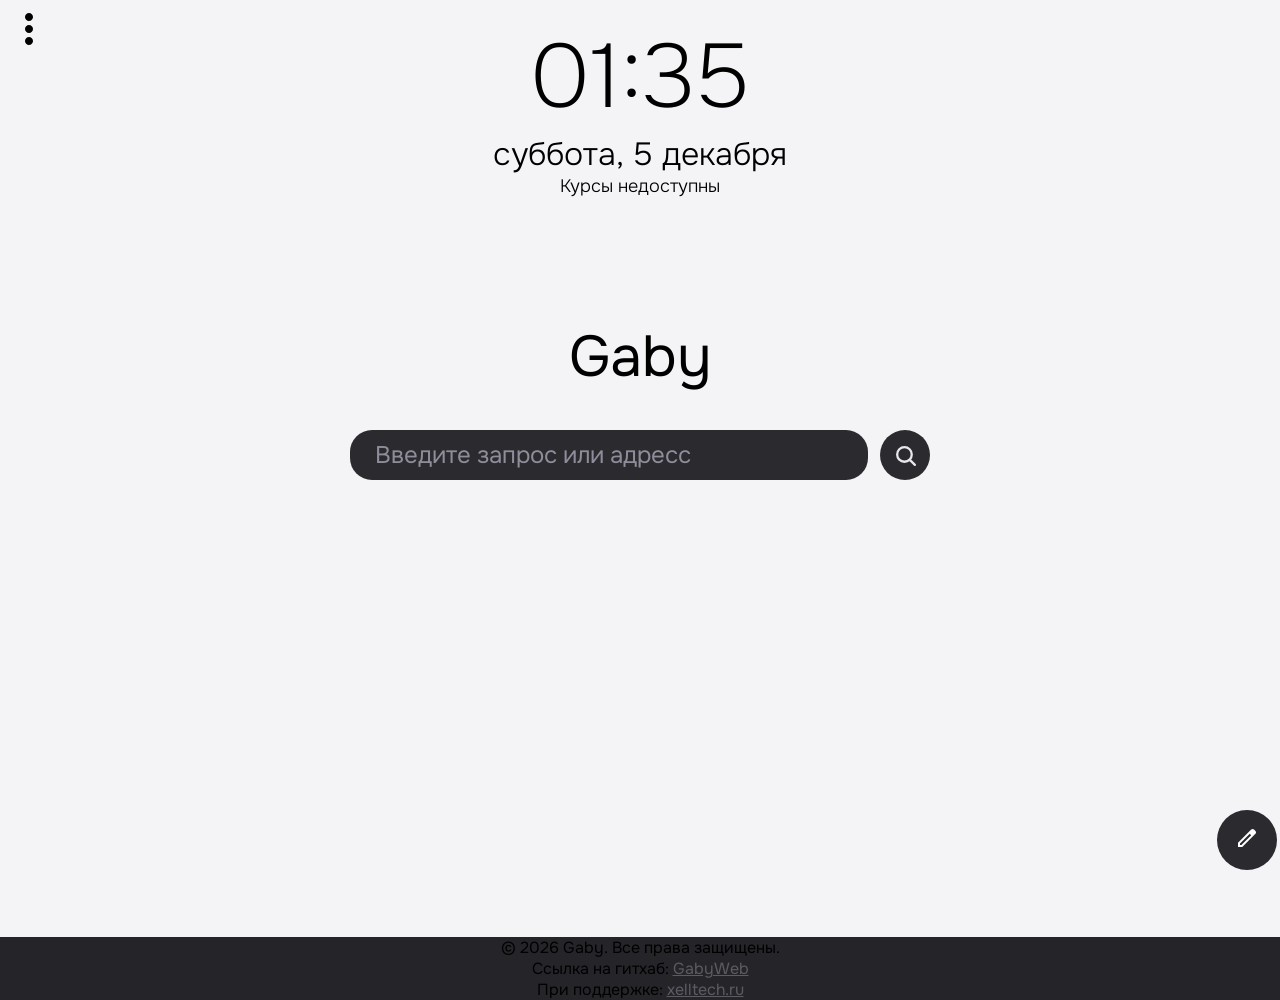
<file: index.html>
<!DOCTYPE html>
<html lang="ru">
<head>
    <meta charset="UTF-8">
    <meta name="viewport" content="width=device-width, initial-scale=1.0">
    <title>Gaby — приватный браузер</title>
    <meta name="description" content="Gaby — минималистичный браузер со встроенным ИИ, полной анонимностью и отключаемой историей. Без рекламы и слежки.">
    <meta name="keywords" content="приватный браузер, анонимный браузер, быстрый браузер, Gaby, встроенный ИИ, без рекламы">
    <meta name="author" content="banerlung">
    <meta name="robots" content="index, follow">
    <meta property="og:title" content="Gaby - приватный браузер со встроенным ИИ">
    <meta property="og:description" content="Минималистичный браузер без рекламы и слежки. Встроенный ИИ, вкладки, закладки, тёмная тема.">
    <meta property="og:image" content="fhoto/G.svg">
    <meta property="og:url" content="https://gabyweb.ru">
    <meta property="og:type" content="website">
    <meta name="twitter:card" content="summary_large_image">
    <meta name="twitter:title" content="Gaby — приватный браузер">
    <meta name="twitter:description" content="Быстрый, приватный браузер со встроенным ИИ. Без рекламы и слежки.">
    <meta name="twitter:image" content="fhoto/G.svg">
    <link rel="icon" href="fhoto/G.svg">
    <link rel="stylesheet" href="style.css">
    <script src="main.js" defer type="text/javascript"></script>
    <title>Gaby - приватный браузер со встроенным ИИ</title>
</head>
<body>
    <section id="informatiion">
    <h2 id="time" class="hidden2"></h2>
    <h3 id="date"></h3>
    <h3 id="curses"></h3>
    </section>
    <h1 id="gaby">Gaby</h1>
    <section id="search">
        <section id="searchValue">
    <input type="text" id="input" placeholder="Введите запрос или адресс" autocomplete="off" autocapitalize="off" spellcheck="false">
    <button id="result"><svg viewBox="0 0 24 24" fill="none" stroke="#e8e8ec"  id="themeB" stroke-width="2.2" stroke-linecap="round" stroke-linejoin="round" class="svgS"><circle cx="11" cy="11" r="7"></circle><path d="M21 21l-4.35-4.35"></path></svg></button>
    </section>
    </section>
    <section id="menuDiv">
    <button id="menu">
        <svg xmlns="http://www.w3.org/2000/svg" height="48px" viewBox="0 -960 960 960" width="48px" id ="icon"><path d="M480-160q-33 0-56.5-23.5T400-240q0-33 23.5-56.5T480-320q33 0 56.5 23.5T560-240q0 33-23.5 56.5T480-160Zm0-240q-33 0-56.5-23.5T400-480q0-33 23.5-56.5T480-560q33 0 56.5 23.5T560-480q0 33-23.5 56.5T480-400Zm0-240q-33 0-56.5-23.5T400-720q0-33 23.5-56.5T480-800q33 0 56.5 23.5T560-720q0 33-23.5 56.5T480-640Z"/></svg>
    </button>
        <section id="list" class="hidden">
                    <label id="clockLabel">Часы
                    <input type="checkbox" id="clock" class="switcher">
                    </label>
                    <label id="dateLabel">Дата
                    <input type="checkbox" id="chDate" class="switcher">
                    </label>
                    <label id="cursLabel">Курсы валют
                    <input type="checkbox" id="chCurs" class="switcher">
                    </label>
                    <div class="menu-item">
    <svg xmlns="http://www.w3.org/2000/svg" height="24px" viewBox="0 -960 960 960" width="24px" fill="#999999">
        <path d="M440-280h80v-240h-80v240Zm68.5-331.5Q520-623 520-640t-11.5-28.5Q497-680 480-680t-28.5 11.5Q440-657 440-640t11.5 28.5Q463-600 480-600t28.5-11.5ZM480-80q-83 0-156-31.5T197-197q-54-54-85.5-127T80-480q0-83 31.5-156T197-763q54-54 127-85.5T480-880q83 0 156 31.5T763-763q54 54 85.5 127T880-480q0 83-31.5 156T763-197q-54 54-127 85.5T480-80Zm0-80q134 0 227-93t93-227q0-134-93-227t-227-93q-134 0-227 93t-93 227q0 134 93 227t227 93Zm0-320Z"/>
    </svg>
    <span><a href="about.html" style="color: #999999;">О браузере Gaby</a></span>
</div>
        </section>
    </section>
    <button id="themes"><svg xmlns="http://www.w3.org/2000/svg" height="24px" viewBox="0 -960 960 960" width="24px" fill="#ffffff"><path d="M200-200h57l391-391-57-57-391 391v57Zm-80 80v-170l528-527q12-11 26.5-17t30.5-6q16 0 31 6t26 18l55 56q12 11 17.5 26t5.5 30q0 16-5.5 30.5T817-647L290-120H120Zm640-584-56-56 56 56Zm-141 85-28-29 57 57-29-28Z"/></svg></button>
    <section id="divthemes" class="hidden">
        <aside class="item">Темная</aside>
        <aside class="item">Светлая</aside>
        <aside class="item">Светло синяя</aside>
        <aside class="item">Светло зеленая</aside>
        <aside class="item">Светло желтая</aside>
        <aside class="item">Фиолетовая</aside>
        
    </section>
<footer>
   <p>© 2026 Gaby. Все права защищены.</p>
   <p>Ссылка на гитхаб: <a href="https://github.com/banerlung/Gaby_Web">GabyWeb</a></p>
   <p>При поддержке: <a href="https://xelltech.ru/">xelltech.ru</a></p>
</footer>
    <script src="Summary.js"></script>
    <script src="browse.js" type="text/javascript"></script>
</body>
</html>
</file>
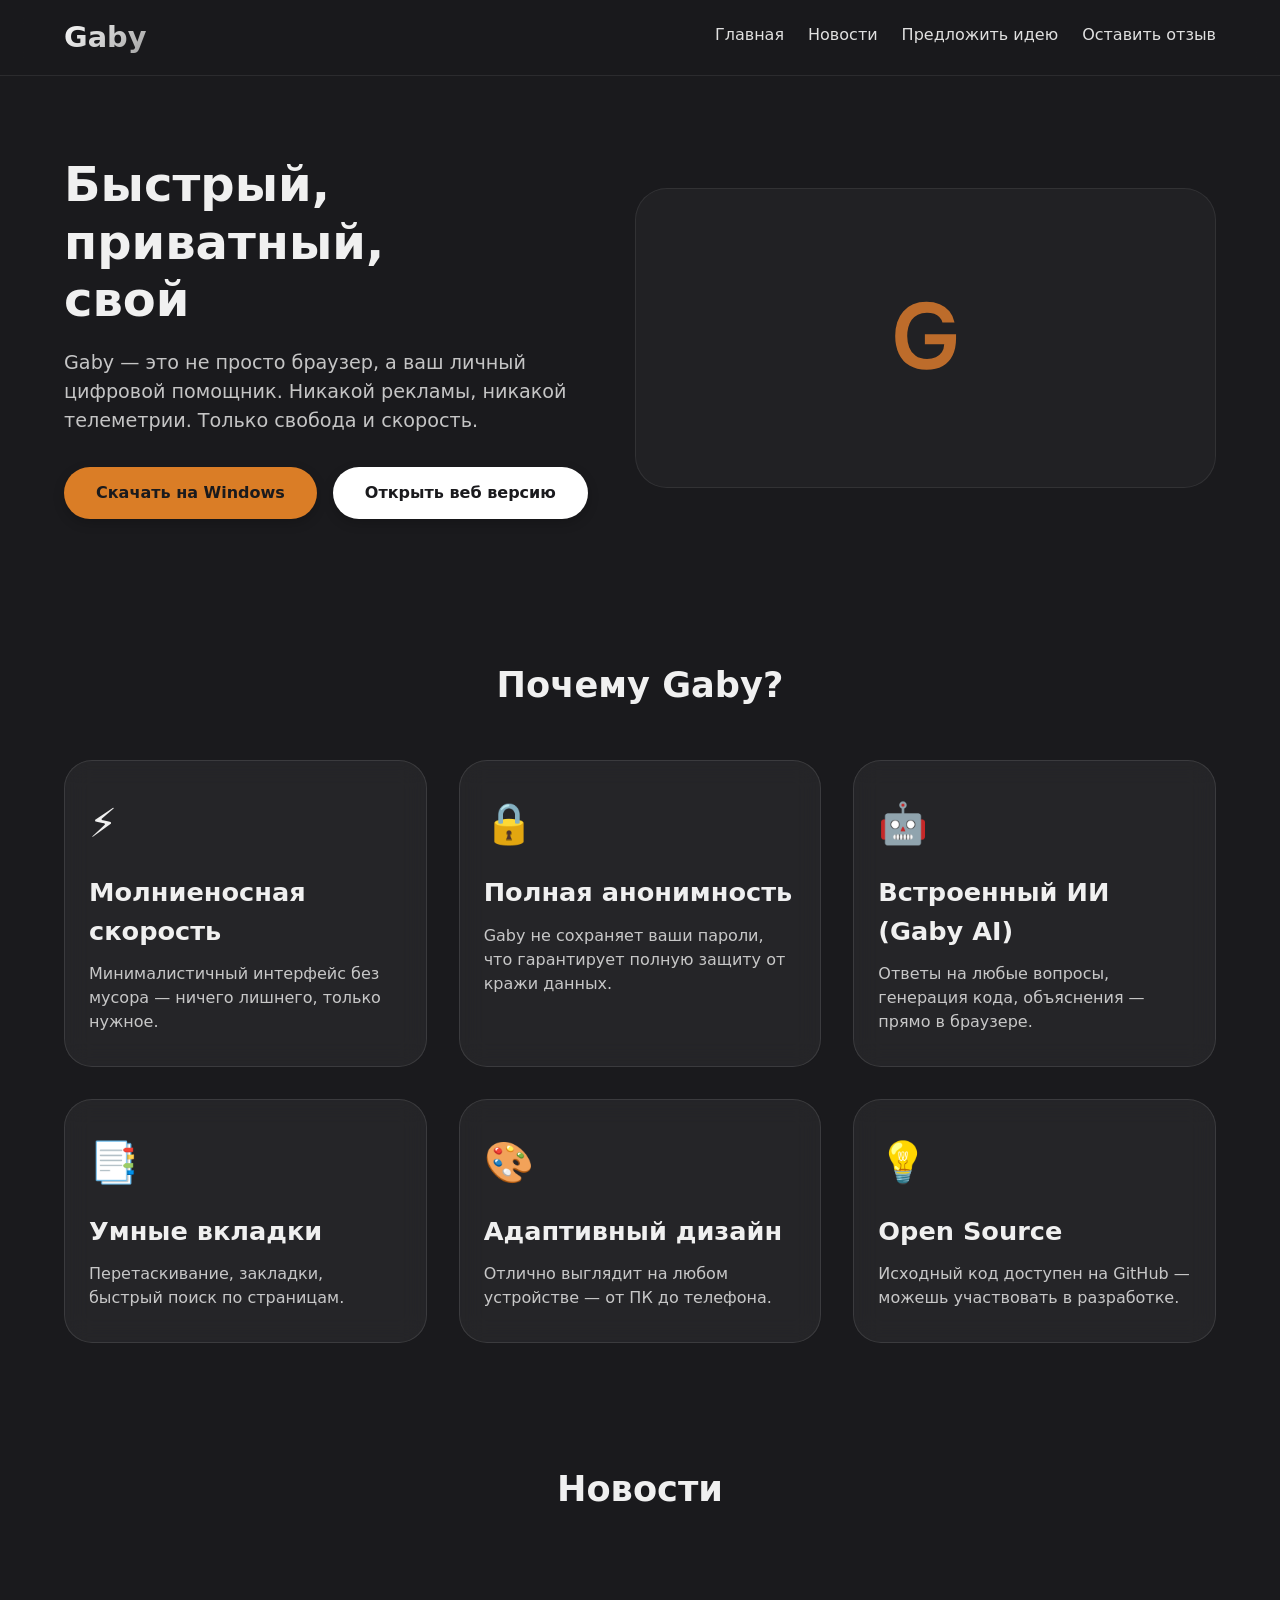
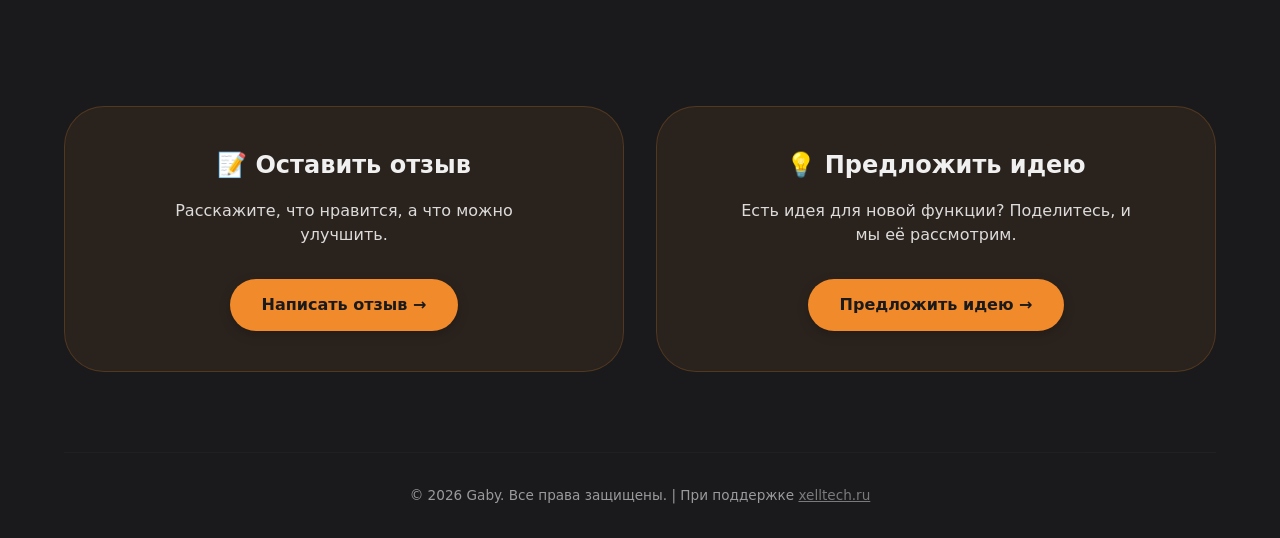
<file: about.html>
<!DOCTYPE html>
<html lang="ru">
<head>
    <meta charset="UTF-8">
    <meta name="viewport" content="width=device-width, initial-scale=1.0">
    <link rel="icon" href="fhoto/G.svg">
    <title>Gaby — быстрый и приватный браузер</title>
    <style>
        * {
            margin: 0;
            padding: 0;
            box-sizing: border-box;
        }

        body {
            background-color: #1a1a1d;
            font-family: 'Segoe UI', 'Onest', system-ui, -apple-system, sans-serif;
            color: #f0f0f0;
            line-height: 1.5;
            overflow-x: hidden;
            min-height: 100vh;
        }

        html {
            scroll-behavior: smooth;
        }

        .navbar {
            position: sticky;
            top: 0;
            z-index: 1000;
            background: rgba(26, 26, 29, 0.85);
            backdrop-filter: blur(12px);
            border-bottom: 1px solid rgba(255, 255, 255, 0.08);
            padding: 16px 0;
        }

        .nav-container {
            max-width: 1200px;
            margin: 0 auto;
            padding: 0 24px;
            display: flex;
            justify-content: space-between;
            align-items: center;
            flex-wrap: wrap;
            gap: 20px;
        }

        .nav-logo {
            font-size: 1.8rem;
            font-weight: 800;
            background: linear-gradient(135deg, #ffffff, #a0a0a0);
            -webkit-background-clip: text;
            background-clip: text;
            color: transparent;
            user-select: none;
            text-decoration: none;
        }

        .nav-links {
            display: flex;
            gap: 24px;
            flex-wrap: wrap;
        }

        .nav-links a {
            color: #e0e0e0;
            text-decoration: none;
            font-weight: 500;
            transition: color 0.2s;
            padding-bottom: 4px;
            border-bottom: 2px solid transparent;
        }

        .nav-links a:hover {
            color: #f18a2a;
            border-bottom-color: #f18a2a;
        }

        .container {
            max-width: 1200px;
            margin: 0 auto;
            padding: 0 24px;
            position: relative;
            z-index: 2;
        }

        .hero {
            display: flex;
            flex-wrap: wrap;
            align-items: center;
            justify-content: space-between;
            gap: 40px;
            padding: 80px 0 60px;
            opacity: 0;
            animation: fadeInUp 0.6s ease 0.1s forwards;
        }

        .hero-text {
            flex: 1;
            min-width: 280px;
        }

        .hero-text h1 {
            font-size: 3rem;
            font-weight: 700;
            margin-bottom: 20px;
            line-height: 1.2;
        }

        .hero-text p {
            font-size: 1.2rem;
            opacity: 0.8;
            margin-bottom: 32px;
        }

        .btn-group {
            display: flex;
            gap: 16px;
            flex-wrap: wrap;
        }

        .btn {
            display: inline-block;
            padding: 14px 32px;
            border-radius: 40px;
            font-weight: 600;
            text-decoration: none;
            transition: all 0.3s ease;
        }

        .btn-primary {
            background-color: #da7d26;
            color: #1a1a1d;
            box-shadow: 0 4px 12px rgba(0,0,0,0.2);
        }

        .btn-primary:hover {
            transform: translateY(-3px);
            background-color: #f18a2a;
            box-shadow: 0 8px 24px rgba(0,0,0,0.3);
        }

        .btn-secondary {
            background-color: #ffffff;
            color: #1a1a1d;
            box-shadow: 0 4px 12px rgba(0,0,0,0.2);
        }

        .btn-secondary:hover {
            transform: translateY(-3px);
            background-color: #e0e0e0;
            box-shadow: 0 8px 24px rgba(0,0,0,0.3);
        }

        .hero-image {
            flex: 1;
            text-align: center;
            display: flex;
            justify-content: center;
            background: rgba(255,255,255,0.03);
            border-radius: 32px;
            padding: 24px;
            min-height: 300px;
            align-items: center;
            backdrop-filter: blur(12px);
            border: 1px solid rgba(255,255,255,0.08);
        }

        .hero-image img {
            max-width: 180px;
            user-select: none;
            user-drag: none;
            -webkit-user-drag: none;
        }

        .features {
            padding: 80px 0;
        }

        .section-title {
            text-align: center;
            font-size: 2.2rem;
            margin-bottom: 48px;
            font-weight: 600;
            opacity: 0;
            animation: fadeInUp 0.6s ease 0.2s forwards;
        }

        .grid {
            display: grid;
            grid-template-columns: repeat(auto-fit, minmax(280px, 1fr));
            gap: 32px;
        }

        .card {
            background: rgba(255,255,255,0.05);
            border-radius: 28px;
            padding: 32px 24px;
            backdrop-filter: blur(12px);
            transition: transform 0.4s ease, box-shadow 0.4s ease, background-color 0.3s;
            opacity: 0;
            transform: translateY(30px);
            border: 1px solid rgba(255,255,255,0.1);
        }

        .card.visible {
            opacity: 1;
            transform: translateY(0);
        }

        .card:hover {
            transform: translateY(-8px);
            background: rgba(255,255,255,0.12);
            border-color: rgba(255,255,255,0.25);
            box-shadow: 0 20px 35px -15px rgba(0,0,0,0.4);
        }

        .card-icon {
            font-size: 2.5rem;
            margin-bottom: 20px;
        }

        .card h3 {
            font-size: 1.6rem;
            margin-bottom: 12px;
        }

        .card p {
            opacity: 0.8;
            font-size: 1rem;
        }


        .news-section {
            margin: 40px 0 60px;
        }

        .news-grid {
            display: grid;
            grid-template-columns: repeat(auto-fit, minmax(280px, 1fr));
            gap: 32px;
        }

        .news-card {
            background: rgba(255,255,255,0.05);
            border-radius: 28px;
            padding: 28px 24px;
            backdrop-filter: blur(12px);
            transition: all 0.3s ease;
            border: 1px solid rgba(255,255,255,0.1);
            opacity: 0;
            transform: translateY(30px);
        }

        .news-card.visible {
            opacity: 1;
            transform: translateY(0);
        }

        .news-card:hover {
            transform: translateY(-5px);
            background: rgba(255,255,255,0.1);
        }

        .news-date {
            font-size: 0.85rem;
            color: #f18a2a;
            margin-bottom: 8px;
            display: block;
        }

        .news-card h3 {
            font-size: 1.4rem;
            margin-bottom: 12px;
        }

        .news-card p {
            opacity: 0.8;
            font-size: 0.95rem;
        }

        .actions-section {
            display: grid;
            grid-template-columns: repeat(auto-fit, minmax(280px, 1fr));
            gap: 32px;
            margin: 40px 0 80px;
        }

        .action-card {
            background: rgba(241,138,42,0.08);
            border-radius: 40px;
            padding: 40px 32px;
            text-align: center;
            border: 1px solid rgba(241,138,42,0.2);
            transition: all 0.3s;
            opacity: 0;
            animation: fadeInUp 0.6s ease forwards;
        }

        .action-card:hover {
            background: rgba(241,138,42,0.12);
            border-color: rgba(241,138,42,0.4);
            transform: translateY(-5px);
        }

        .action-card h2 {
            margin-bottom: 16px;
        }

        .action-card p {
            max-width: 400px;
            margin: 0 auto 24px;
            opacity: 0.9;
        }

        .action-card .btn {
            margin-top: 8px;
        }

        .footer {
            border-top: 1px solid rgba(255,255,255,0.05);
            padding: 32px 0;
            text-align: center;
            font-size: 0.85rem;
            opacity: 0.6;
        }

        @keyframes fadeInUp {
            from {
                opacity: 0;
                transform: translateY(40px);
            }
            to {
                opacity: 1;
                transform: translateY(0);
            }
        }

        @media (max-width: 780px) {
            .hero-text h1 {
                font-size: 2.2rem;
            }
            .btn {
                padding: 10px 24px;
            }
            .container {
                padding: 0 16px;
            }
            .card, .news-card, .action-card {
                backdrop-filter: blur(8px);
            }
            .navbar {
                padding: 12px 0;
            }
            .nav-container {
                flex-direction: column;
                gap: 12px;
            }
            .nav-links {
                gap: 16px;
                justify-content: center;
            }
            .hero {
                padding-top: 40px;
            }
        }
    </style>
</head>
<body>
    <nav class="navbar">
        <div class="nav-container">
            <a href="#" class="nav-logo">Gaby</a>
            <div class="nav-links">
                <a href="#hero">Главная</a>
                <a href="#news">Новости</a>
                <a href="#idea">Предложить идею</a>
                <a href="#feedback">Оставить отзыв</a>
            </div>
        </div>
    </nav>

    <div class="container">
        <div id="hero" class="hero">
            <div class="hero-text">
                <h1>Быстрый, приватный,<br>свой</h1>
                <p>Gaby — это не просто браузер, а ваш личный цифровой помощник. Никакой рекламы, никакой телеметрии. Только свобода и скорость.</p>
                <div class="btn-group">
                    <a href="Gaby Browser 1.1.0.exe" class="btn btn-primary" download>Скачать на Windows</a>
                    <a href="https://gabyweb.ru" class="btn btn-secondary">Открыть веб версию</a>
                </div>
            </div>
            <div class="hero-image">
                <img src="fhoto/G.svg" alt="gaby logo" height="120px" width="120px">
            </div>
        </div>

        <div class="features">
            <h2 class="section-title">Почему Gaby?</h2>
            <div class="grid" id="featuresGrid">
                <div class="card">
                    <div class="card-icon">⚡</div>
                    <h3>Молниеносная скорость</h3>
                    <p>Минималистичный интерфейс без мусора — ничего лишнего, только нужное.</p>
                </div>
                <div class="card">
                    <div class="card-icon">🔒</div>
                    <h3>Полная анонимность</h3>
                    <p>Gaby не сохраняет ваши пароли, что гарантирует полную защиту от кражи данных.</p>
                </div>
                <div class="card">
                    <div class="card-icon">🤖</div>
                    <h3>Встроенный ИИ (Gaby AI)</h3>
                    <p>Ответы на любые вопросы, генерация кода, объяснения — прямо в браузере.</p>
                </div>
                <div class="card">
                    <div class="card-icon">📑</div>
                    <h3>Умные вкладки</h3>
                    <p>Перетаскивание, закладки, быстрый поиск по страницам.</p>
                </div>
                <div class="card">
                    <div class="card-icon">🎨</div>
                    <h3>Адаптивный дизайн</h3>
                    <p>Отлично выглядит на любом устройстве — от ПК до телефона.</p>
                </div>
                <div class="card">
                    <div class="card-icon">💡</div>
                    <h3>Open Source</h3>
                    <p>Исходный код доступен на GitHub — можешь участвовать в разработке.</p>
                </div>
            </div>
        </div>

   <div id="news" class="news-section">
    <h2 class="section-title">Новости</h2>
    <div id="newsContainer" class="news-grid">
        <div class="loading">Подгрузка новостей...</div>
    </div>
</div>

        <div class="actions-section">
            <div id="feedback" class="action-card">
                <h2>📝 Оставить отзыв</h2>
                <p>Расскажите, что нравится, а что можно улучшить.</p>
                <a href="mailto:GabyWhelp@gmail.com?subject=Отзыв о Gaby" class="btn btn-primary" style="background-color: #f18a2a;">Написать отзыв →</a>
            </div>
            <div id="idea" class="action-card">
                <h2>💡 Предложить идею</h2>
                <p>Есть идея для новой функции? Поделитесь, и мы её рассмотрим.</p>
                <a href="mailto:GabyWhelp@gmail.com?subject=Идея для Gaby" class="btn btn-primary" style="background-color: #f18a2a;">Предложить идею →</a>
            </div>
        </div>

        <div class="footer">
            <p>© 2026 Gaby. Все права защищены. | При поддержке <a href="https://xelltech.ru/" style="color: white; opacity: 0.7;">xelltech.ru</a></p>
        </div>
    </div>

    <script>
        const cards = document.querySelectorAll('.card');
        const newsCards = document.querySelectorAll('.news-card');
        const allAnimated = [...cards, ...newsCards];

        function checkVisibility() {
            allAnimated.forEach(el => {
                const rect = el.getBoundingClientRect();
                if (rect.top < window.innerHeight - 100) {
                    el.classList.add('visible');
                }
            });
        }

        window.addEventListener('load', () => {
            checkVisibility();
            window.addEventListener('scroll', checkVisibility);
        });
    </script>
    <script>
async function loadNews() {
    const csvUrl = 'https://docs.google.com/spreadsheets/d/e/2PACX-1vRTbrBTb-VS9NMtLsoeZZai79DL-KLyiXkVdePipCNicrSLSUqwrd4JiX5F_LfusXPWVBub-9NSenjB/pub?output=csv';
    
    try {
        const response = await fetch(csvUrl);
        const csvText = await response.text();
        
        const rows = csvText.split('\n');
        const news = [];
        
        for (let i = 1; i < rows.length; i++) {
            if (!rows[i].trim()) continue;
            const values = rows[i].split(',').map(v => v.replace(/^"|"$/g, '').trim());
            if (values.length >= 3) {
                news.push({
                    date: values[0],
                    title: values[1],
                    description: values[2]
                });
            }
        }
        
        const container = document.getElementById('newsContainer');
        if (!container) return;
        
        if (news.length === 0) {
            container.innerHTML = '<div class="news-card">📭 Новостей пока нет</div>';
            return;
        }
        
        container.innerHTML = news.map(item => `
            <div class="news-card">
                <span class="news-date">${item.date}</span>
                <h3>${item.title}</h3>
                <p>${item.description}</p>
            </div>
        `).join('');
        
        document.querySelectorAll('.news-card').forEach(card => card.classList.add('visible'));
        
    } catch (error) {
        console.error('Ошибка загрузки новостей:', error);
        const container = document.getElementById('newsContainer');
        if (container) {
            container.innerHTML = '<div class="news-card">⚠️ Не удалось загрузить новости</div>';
        }
    }
}

loadNews();
</script>
</body>
</html>
</file>
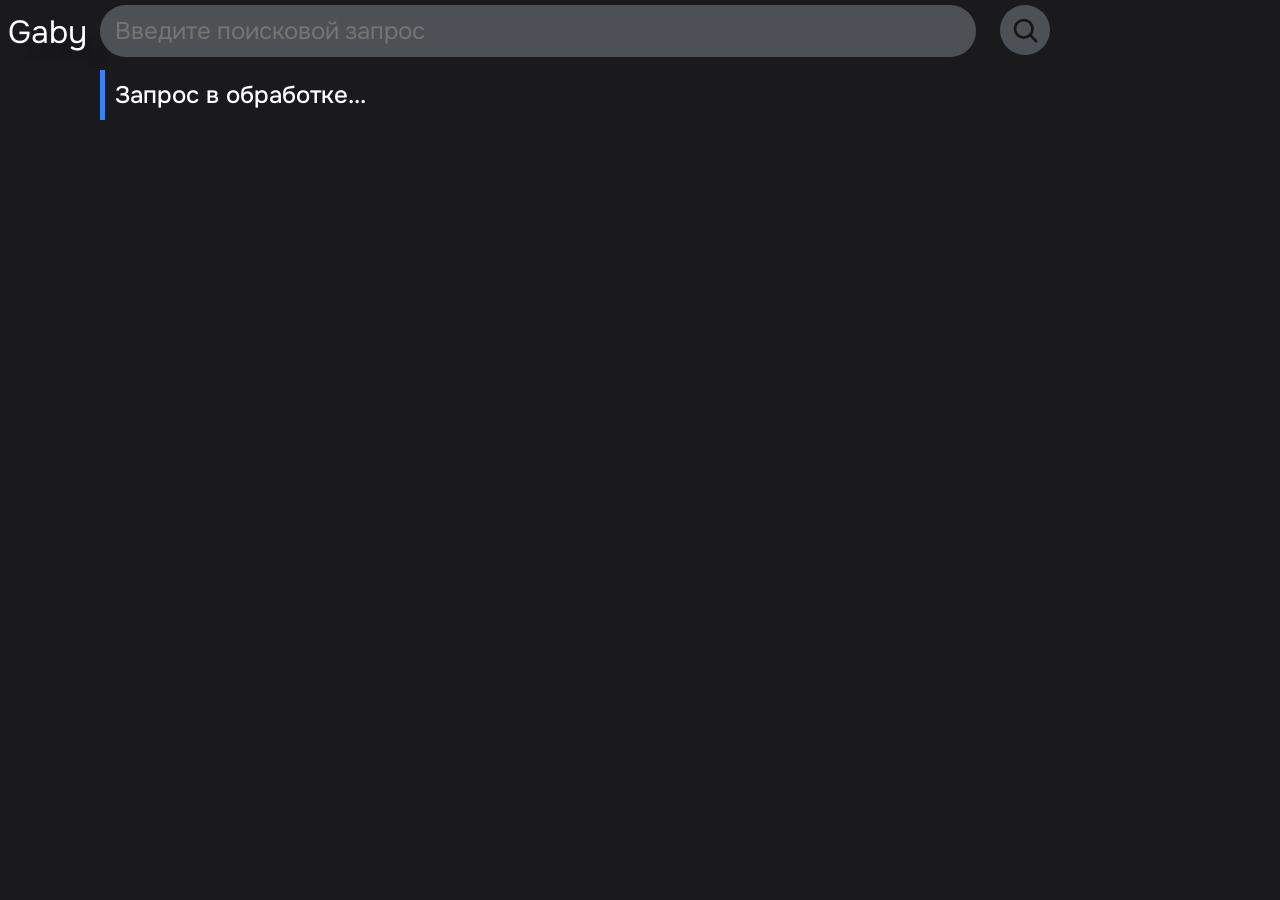
<file: Sites.html>
<!DOCTYPE html>
<html lang="ru">
<head>
    <meta charset="UTF-8">
    <meta name="viewport" content="width=device-width, initial-scale=1.0">
    <meta name="descripton" content="Search">
    <meta name="keywords" content="Search">
    <link rel="icon" href="fhoto/search.png">
    <title>Search</title>
    <link rel="stylesheet" href="Sites.css">
</head>
<body>
    <section id="AI">
        <p>Запрос в обработке...</p>
    </section>
    <section id="searchD">
    <input placeholder="Введите поисковой запрос  " id="input">
    <button id="search">
        <svg viewBox="0 0 24 24" fill="none" stroke="#e8e8ec" stroke-width="2.2" stroke-linecap="round" stroke-linejoin="round" class="svgS">
                        <circle cx="11" cy="11" r="7"></circle>
                        <path d="M21 21l-4.35-4.35"></path>
                        </svg>
    </button>
    </section>
        <h1 id="home" onclick="home()">Gaby</h1>
        <div id="results"></div>
<script src="Summary.js"></script>
<script src="Sites.js"></script>
</body>
</html>
</file>
<file: style.css>
@import url('https://fonts.googleapis.com/css2?family=Onest:wght@400;500;700&display=swap');

* {
    transition: all 0.3s ease;
    font-family: 'Onest', 'sans-serif';
    margin: 0;
    padding: 0;
    box-sizing: border-box;
    border: none;
}
.itemS {
    border: none;
    border-radius: 50%;
    width: 50px;
    height: 50px;
    display: flex;
    align-items: center;
    justify-content: center;
}
body {
    font-family: 'Courier New', Courier, monospace;
    height: 100vh;
    background-color: #f4f4f6;
    color: #000000;
    overflow-x: hidden;
    margin: 0;
    padding: 0;
}

.dark {
    background-color: #1a1a1d;
    color: #ffffff; 
}

.скрыт {
    height: 0 !important;
    max-height: 0 !important;
    margin: 0 !important;
    padding: 0 !important;
    border-width: 0 !important;
    transform: translateX(-150%);
}

#calk {
    margin: 5px;
    border: solid black 4px;
    border-radius: 5px;
    max-width: 200px;
    height: 60px;
    font-size: 10px;
    background-color: #27272700;
    transition: all 0.3s ease;
}

#calk:hover { background-color: #8c8c8c; }
#calk:active { transform: scale(0.95); }

#group {
    display: flex;
    flex-wrap: wrap;
    flex-shrink: 1;
    margin-left: 7px;
    margin-top: 2px;
    margin-bottom: 1px;
    border-radius: 10px;
    max-width: 200px;
    min-width: 280px;
    border: solid black 5px;
    background-color: rgb(120, 120, 120);
    max-height: 500px;
    transition: transform 0.3s ease, opacity 0.8s ease, visibility 0.8s ease, background-color 0.3s ease, max-height 0.3s ease-in-out;
}

#group:hover { background-color: rgb(95, 95, 95); }

#search {
    display: flex;
    flex-direction: column;
    align-items: center;
    justify-content: center; 
    text-align: center;
    padding: 10px;
    margin: 200px auto 0 auto;
    max-width: 600px;
    border-radius: 15px;
}

#searchValue {
    display: flex;
    flex-direction: row;
    flex-wrap: nowrap;
    align-items: center;
    justify-content: center;
    gap: 12px;
    width: 100%;
}

#input {
    flex: 1;
    height: 50px;
    font-size: 24px;
    background-color: #2a2a2f;
    outline: none;
    padding-left: 25px;
    overflow: scroll;
    border-radius: 22px;
    border: none;
    color: #6e6e78;
}

#input::placeholder { color: #8e8e9b; }

#result {
    display: flex;
    align-items: center;
    justify-content: center;
    width: 50px;
    height: 50px;
    flex-shrink: 0;
    background: #2a2a2f;
    border-radius: 50%;
    font-size: 20px;
    border: none;
    cursor: pointer;
}

#result:hover {
    background-color: #4d4d4d;
    transform: scale(1.05);
}

#result:active {
    transform: scale(0.98);
}

.svgS {
    height: 25px;
    width: 25px;
}

#sites {
    display: flex;
    flex-wrap: wrap;
    flex-grow: 0;
    margin-top: 15px;
    justify-content: center;
    gap: 15px;
    flex-direction: row;
    max-width: 600px;
    height: 70px;
}

.sites {
    max-width: 50px;
    max-height: 50px;
    border-radius: 50%;
    transition: all 0.2s ease;
    border: solid black 5px;
}

.sites:hover {
    transform: scale(1.05);
    box-shadow: 5px 2px 10px rgba(0, 0, 0, 0.8);
}

.sites:active { transform: scale(0.95); }

::placeholder { color: white; }

h1 { font-family: Oswald; }

#list {
    display: flex;
    flex-direction: column;
    gap: 12px;
    padding: 16px 20px;
    background: #2a2a2f;
    border: 1px solid #808080;
    backdrop-filter: blur(20px) saturate(180%);
    -webkit-backdrop-filter: blur(20px) saturate(180%);
    border-radius: 24px;
    box-shadow: 0 8px 20px rgba(0, 0, 0, 0.2);
    color: #ffffff;
    min-width: 200px;
    transition: transform 0.3s ease, opacity 0.4s ease, visibility 0.5s ease, background 0.3s ease, box-shadow 0.3s ease;
    transform: translateX(0);
}

#list.hidden {
    transform: translateX(-150%);
    opacity: 0;
    visibility: hidden;
}

button {
    border: none;
    height: 24px;
    border-radius: 9px;
    background: #7A7A7A;
    color: #8e8e99;
}

button:hover {
    background-color: #4d4d4d;
    transition: all 0.2s ease;
    transform: scale(102%);
}
label {
    float: left;
}
#menu {
    padding: 0;
    border: none;
    background: transparent;
    cursor: pointer;
}

#menu img {
    width: 100%;
    height: 100%;
    transition: all 0.3s ease;
    transform-origin: center center;
}

#menu:active img { transform: rotate(360deg); }

#menuDiv {
    position: fixed;
    left: 5px;
    top: 5px;
    z-index: 100;
}

#time {
    position: relative;
    font-size: 90px;
    height: auto;
    text-align: center;
    padding: 0;
    font-weight: 200;
    margin-bottom: 0;
    margin-top: 0px;
    margin-left: 10px;
    margin-right: 10px;
    transition: all 0.3s ease;
}

#href {
    background-color: #4d4d4d;
    border: solid 3px #000000;
    border-radius: 7px;
    min-width: 70px;
    min-height: 20px;
}

#clockLabel {
    text-align: center;
    font-size: 18px;
    font-weight: 500;
}

#gaby {
    text-align: center;
    font-family: 'Onest', 'sans-serif';
    font-size: 3.6rem;
    font-weight: 400;
    margin-top: 100px;
    position: absolute;
    left: 0;
    right: 0;
    cursor: default;
    user-select: none;
}

footer {
    position: absolute;
    text-align: center;
    left: 0;
    background-color: #252529;
    right: 0;
    bottom: -100px;
}

a { color: #5b5b63; }

#informatiion {
    display: flex;
    margin-left: auto;
    margin-right: auto;
    margin-top: 20px;
    flex-direction: column;
    height: 200px;
    max-width: 450px;
    border-radius: 15px;
    text-align: center;  
    padding: auto;
}

.profile {
    position: absolute;
    right: 8px;
    top: 8px;
    border-radius: 7px;
    border: none;
    width: 100px;
    height: 40px;
    background-color: #99c3ff;
}

#cursLabel {
    font-size: 14px;
    text-align: left;
}
#curses {
    font-weight: 300;
}
#dateLabel {
    text-align: center;
    font-size: 18px;
}
#date {
    font-weight: 300;
    padding: 0;
    margin: 0;
}
.switcher {
    position: relative;
    width: 50px;
    padding: 2px;
    float: right;
    height: 24px;
    border-radius: 20px;
    background-color: #696969;
    appearance: none;
    transition: all 0.3s ease;
}

.switcher:checked {
    background-color: #c5882d;
    transition: all 0.3s ease;
}

.switcher::before {
    content: "";
    transition: all 0.3s ease;
    position: absolute;
    width: 23px;
    top: 1px;
    height: 22px;
    border-radius: 50%;
    background-color: #ffffff;
}

.switcher:checked::before { transform: translateX(25px); }
#themeLabel {
    margin-bottom: 15px;
}
#themes {
    position: absolute;
    bottom: 30px;
    right: 3px;
    border-radius: 50%;
    width: 60px;
    cursor: pointer;
    height: 60px;
    font-size: 18px;
    background-color: #2a2a2f;
    padding: 5px;
}
#divthemes {
    position: absolute;
    bottom: 100px;
    right: 5px;
    width: 300px;
    height: 250px;
    background: #2a2a2f;
    border: 1px solid #808080;
    backdrop-filter: blur(20px) saturate(180%);
    -webkit-backdrop-filter: blur(20px) saturate(180%);
    border-radius: 24px;
    box-shadow: 0 8px 20px rgba(0, 0, 0, 0.2);
    display: grid;
    grid-template-columns: repeat(2, 1fr);
    grid-template-rows: repeat(2, 60px);
    gap: 15px;
    padding: 20px;
    transition: transform 0.3s ease, opacity 0.4s ease, visibility 0.4s ease;
    transform: translateX(0);
    opacity: 1;
    visibility: visible;
}

#divthemes.hidden {
    transform: translateX(100%);
    opacity: 0;
    visibility: hidden;
}

.item {
    background-color: #5d5d66;
    width: 130px;
    cursor: pointer;
    height: 60px;
    display: flex;
    justify-content: center;
    align-items: center;
    border-radius: 15px;
}
.item:hover {
    background-color: #2a2a2f;
}
/* ========== ДОПОЛНИТЕЛЬНЫЕ ТЕМЫ ========== */
body.light-cyan {
    background: linear-gradient(135deg, #b8e1fc, #d0f0fd);
    color: #023b66;
}
body.light-cyan #input,
body.light-cyan #result,
body.light-cyan #list,
body.light-cyan .item,
body.light-cyan #divthemes {
    background-color: #ffffffd0;
    color: #023b66;

}
body.light-green {
    background: linear-gradient(135deg, #b9fbc0, #a3e4a7);
    color: #0a3b14;
}
body.light-green #input,
body.light-green #result,
body.light-green #list,
body.light-green .item,
body.light-green #divthemes {
    background-color: #ffffffd0;
    color: #0a3b14;
}

body.light-yellow {
    background: linear-gradient(135deg, #fff0b5, #ffe084);
    color: #6b4c00;
}
body.light-yellow #input,
body.light-yellow #result,
body.light-yellow #list,
body.light-yellow .item,
body.light-yellow #divthemes {
    background-color: #ffffffd0;
    color: #6b4c00;
}

body.purple {
    background: linear-gradient(135deg, #d9b4ff, #c085f0);
    color: #2a004d;
}
body.purple #input,
body.purple #result,
body.purple #list,
body.purple .item,
body.purple #divthemes {
    background-color: #ffffffd0;
    color: #2a004d;
}
#list svg,
#list svg + * {
    vertical-align: middle;
}
@media (max-width: 780px) {
    #search { margin-top: 80px; }
    #searchValue { gap: 8px; }
    #input { height: 40px; font-size: 16px; padding-left: 15px; }
    #result { width: 40px; height: 40px; }
    .svgS { height: 20px; width: 20px; }
    #gaby { font-size: 36px; margin-top: 30px; }
    #time { font-size: 48px; }
    .sites { max-width: 40px; max-height: 40px; }
    #sites { gap: 10px; }
    #list { min-width: 120px; }
    #cursLabel, #clockLabel, #dateLabel { font-size: 14px;}
    #divthemes { display: none; }
    #themes { display: none; }
}
</file>
<file: Sites.css>
@import url('https://fonts.googleapis.com/css2?family=Onest:wght@400;500;700&display=swap');
* {
margin: 0;
font-family: 'Onest', sans-serif;
transition: all 0.3s ease;
}
body {
background-color: #1a1a1d;
height: 100vh;
} 
.result {
position: relative;
margin-bottom: 25px;
padding-bottom: 15px;
overflow: hidden;
}
.result .title {
font-size: 28px;
color: #99c3ff;
cursor: pointer;
text-decoration: none;
display: block;
margin-bottom: 3px;
line-height: 1.3;
word-wrap: break-word;
}

.result .title:hover {
text-decoration: underline;
}
.result .description {
font-size: 24px;
color: #bfbfbf;
line-height: 1.5;
margin-bottom: 5px;
word-wrap: break-word;
}
.result .url {
position: absolute;
top: 5px;
left: 35px;
font-size: 18px;
color: #bdc1c6;
text-decoration: none;
display: block;
margin-bottom: 5px;
word-wrap: break-word;
word-break: break-all;
}
.result .img {
border-radius: 50%;
width: 24px;
height: 24px;
vertical-align: middle;
margin-right: 8px;
margin-bottom: 2px;
}
button {
background: transparent;
border: none;
cursor: pointer;
}
img {
width: 35px;
height: 35px;
}
#results {
position: relative;
color: white;
border-radius: 7px;
margin-top: 80px;
width: 900px;
margin-left: 100px;
}
#input {
position: absolute;
background-color: #4d5156;
color: rgb(255, 255, 255);
border: none;
font-size: 24px;
padding-left: 15px;
border-radius: 26px;
left: 100px;
top: 5px;
width: 859px;
height: 50px;
&:focus {
border: none;
}
}
#search {
    position: absolute;
    top: 5px;
    left: 1000px;
    background: #4d5156;
    border: none;
    border-radius: 50%;
    width: 50px;
    height: 50px;
    display: flex;
    align-items: center;
    justify-content: center;
    cursor: pointer;
    transition: all 0.2s ease;
    flex-shrink: 0;
}

#search:hover {
    background-color: #4d4d4d;
    transform: scale(1.05);
}

#search:active {
    transform: scale(0.98);
}

#search svg {
    width: 30px;
    height: 30px;
    filter: invert(1);
}
#searchD {
display: flex;
flex-direction: row;
}
#searchB {
width: 30px;
height: 30px;
}
#home {
position: absolute;
top: 12px;
cursor: pointer;
left: 8px;
font-style: normal;
font-weight: 400;
white-space: nowrap;
color: #ffffff;
text-shadow: 18px 15px 6px rgba(0,0,0,0.25);
}
#AI {
position: relative;
top: 70px;
border-left: 5px solid #3b82f6;
padding: 10px;
left: 100px;
max-width: 900px;
color: white;
height: auto;
font-size: 24px;
font-weight: 500;
}
.important {
background-color: #213da0;
}
@media(max-width: 780px) {
.result {
padding-bottom: 10px;
}
#search {
height: 33px;
width: 33px;
left: 380px;
top: 5px;
}
#results {
color: white;
border-radius: 7px;
margin-top: 15px;
width: 200px;
margin-top: 55px;
margin-left: 15px;
}
#input {
left: 50px;
margin: 0;
width: 300px;
&::placeholder {
font-size: 18px;
}
height: 30px;
}
.result .title {
font-size: 20px;
margin-bottom: 3px;
}
.result .description {
font-size: 14px;
display: -webkit-box;
-webkit-line-clamp: 3;
-webkit-box-orient: vertical;
overflow: hidden;               
text-overflow: ellipsis;
}
.result .url {
font-size: 12px;
top: 2px;
display: -webkit-box;
-webkit-line-clamp: 1;
-webkit-box-orient: vertical;
overflow: hidden;               
}
h1 {
font-size: 15px;
}
#AI {
top: 40px;
padding: 0;
left: 0 !important;
font-size: 14px;
margin: 0;
padding-left: 5px;
height: auto;
font-weight: 500;
}
}

a {
color: #88abe4;
}
.strong {
font-weight: 700;
background-color: #3b82f6;
}
</file>
